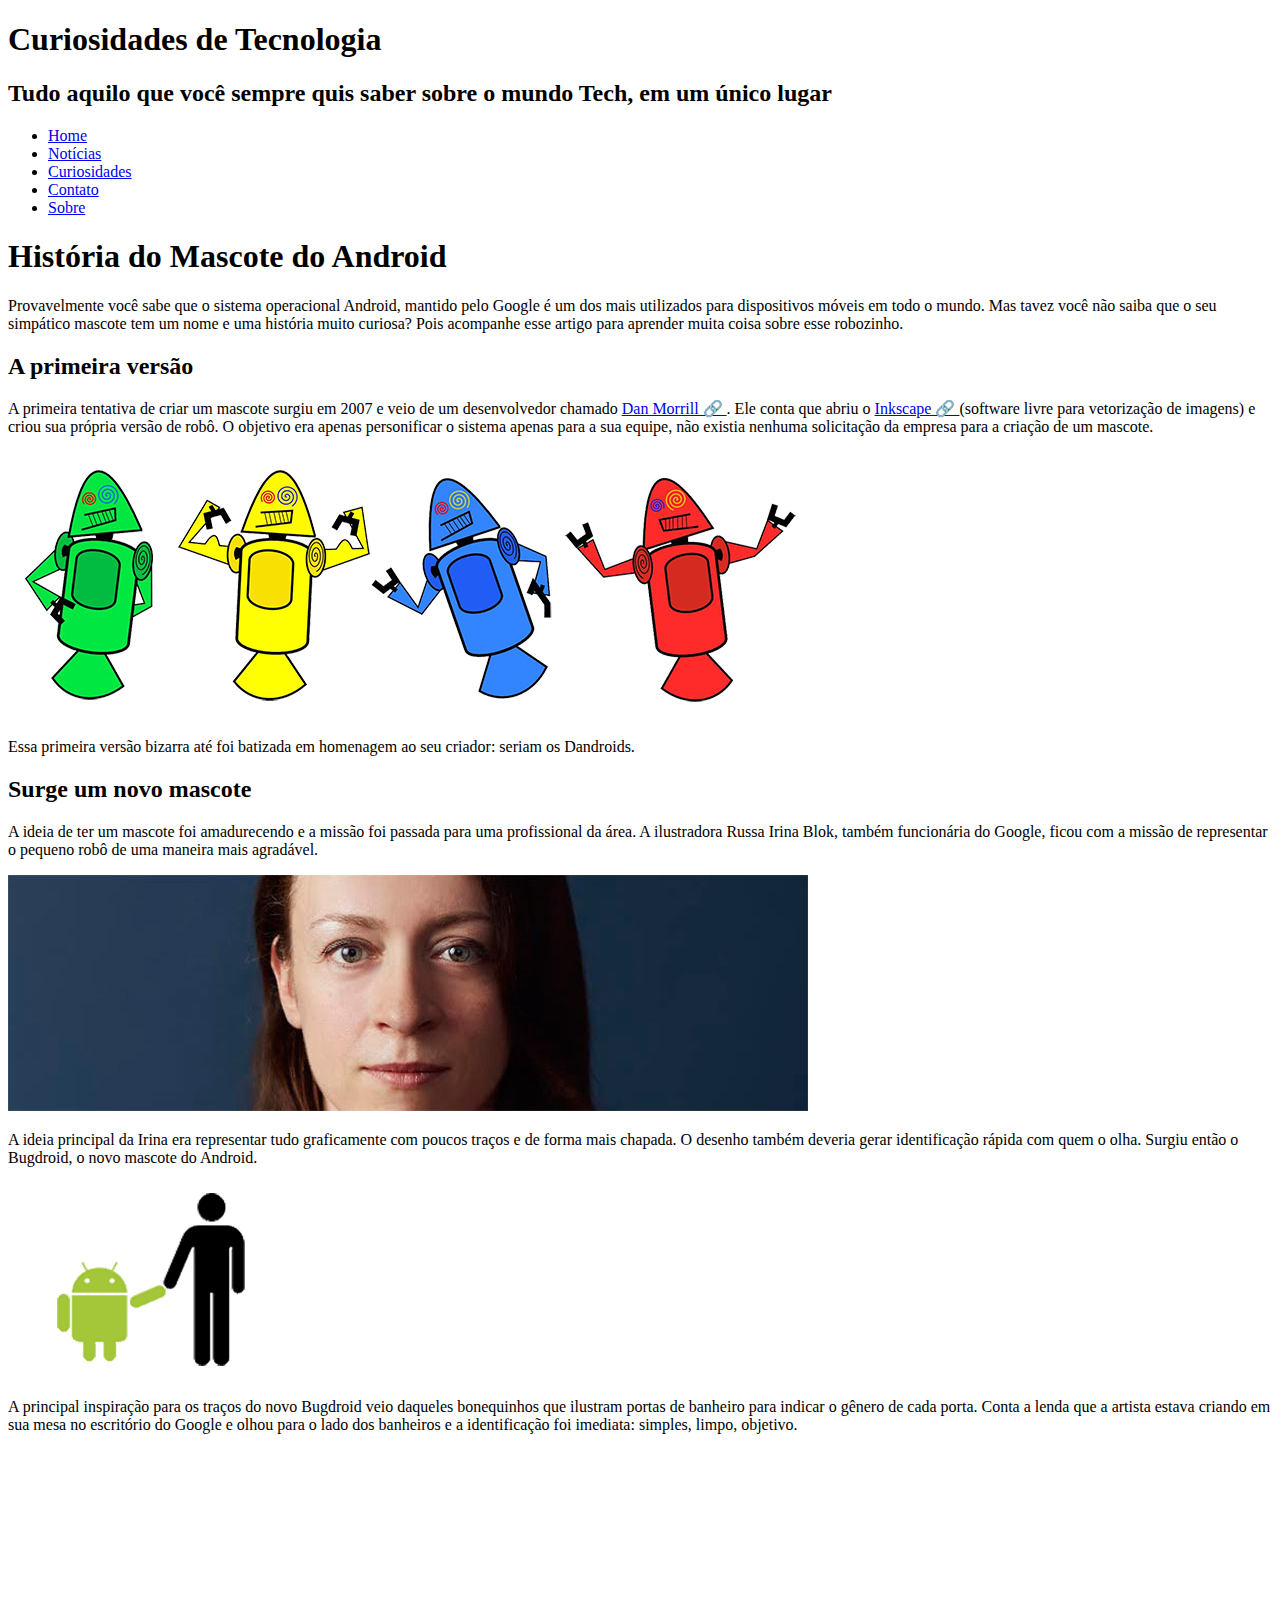
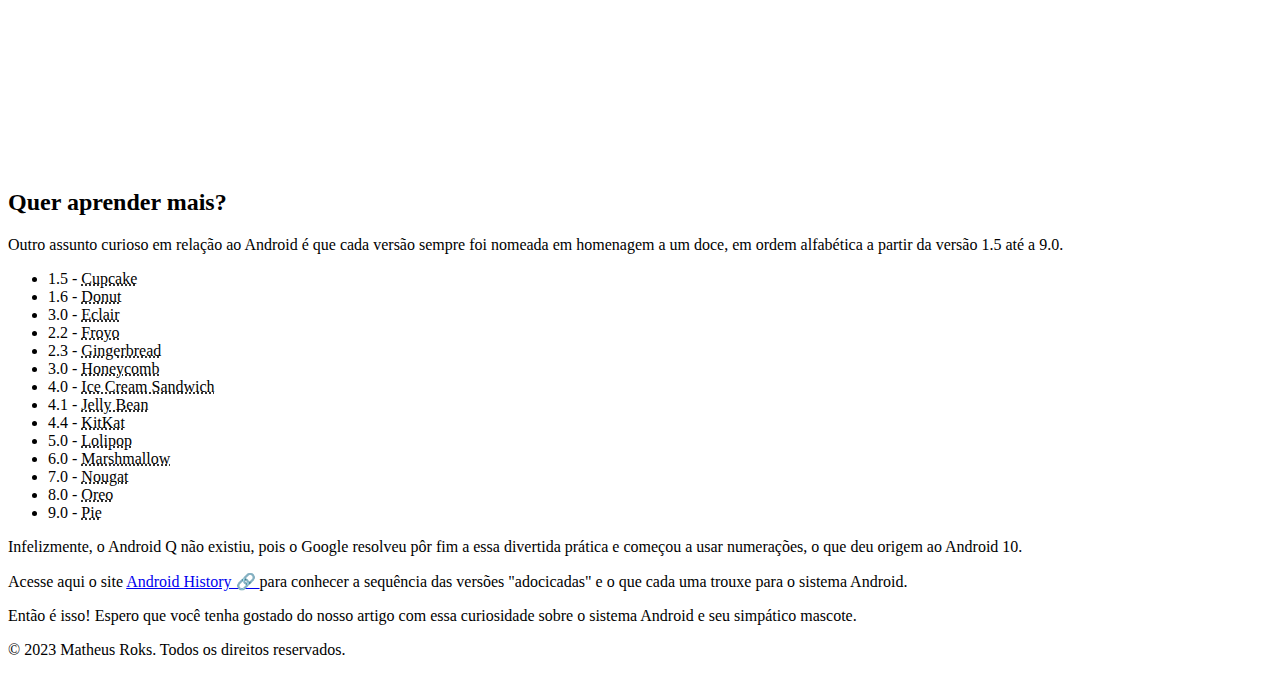
<file: curso_html_guanabara/site_01/index.html>
<!DOCTYPE html>
<html lang="pt-BR">
<head>
    <meta charset="UTF-8">
    <meta name="viewport" content="width=device-width, initial-scale=1.0">
    <title>Como surgiu o mascote do android</title>
    <link rel="stylesheet" href="css/estilo.css">
    <link rel="shortcut icon" href="assets/imagens/favicon.ico" type="image/x-icon">
</head>

<body>
    <!-- no header basicamente temos o nome da página, o "slogan" e nosso menu de navegação. Irei implementar nosso menu, cada aba ali citada irei criar um elemento a mais, ou seja, no original a aba noticias não leva a uma nova aba, mas nesse site irá, assim como na parte de contato e curiosidades. Mas isso apenas depois de já ter estruturado o index e o css desse site. -->
    <header>
        <h1 class="h1-header">
            Curiosidades de Tecnologia
        </h1>
        <h2 class="h2-header">
            Tudo aquilo que você sempre quis saber sobre o mundo Tech, em um único lugar
        </h2>
        <nav class="nav-header">
            <ul>
                <li class="link-header"><a href="index.html" class="a-header">Home</a></li>
                <li class="link-header"><a href="noticias.html" class="a-header">Notícias</a></li>
                <li class="link-header"><a href="curiosidades.html" class="a-header">Curiosidades</a></li>
                <li class="link-header"><a href="contato.html" class="a-header">Contato</a></li>
                <li class="link-header"><a href="sobre.html" class="a-header">Sobre</a></li>
        </nav>
    </header>

    <main>
        <div class="texto-1-main">
            <h1 class="h1-texto-1-main">
                História do Mascote do Android
            </h1>
            <p class="p-texto-1-main">
                Provavelmente você sabe que o sistema operacional Android, mantido pelo Google é um dos mais utilizados para dispositivos móveis em todo o mundo. Mas tavez você não saiba que o seu simpático mascote tem um nome e uma história muito curiosa? Pois acompanhe esse artigo para aprender muita coisa sobre esse robozinho.
            </p>
        </div>
        <div class="texto-2-main">
            <h2 class="h2-texto-2-main">
                A primeira versão
            </h2>
            <p class="p-texto-2-main">
                A primeira tentativa de criar um mascote surgiu em 2007 e veio de um desenvolvedor chamado <a class= "link-a-texto" href="https://androidcommunity.com/dan-morrill-shows-us-the-android-mascot-that-almost-was-20130103/" target="_blank"> Dan Morrill &#128279; </a>. Ele conta que abriu o <a class="link-a-texto" href="https://inkscape.org/pt-br/" target="_blank">Inkscape &#128279; </a> (software livre para vetorização de imagens) e criou sua própria versão de robô. O objetivo era apenas personificar o sistema apenas para a sua equipe, não existia nenhuma solicitação da empresa para a criação de um mascote.
            </p>
        </div>
        <div class="imagem-1-main">
            <picture>
                <source media="(max-width: 800px)" srcset="./assets/imagens/dan-droids-pq.png" type="image/png">
                <img src="./assets/imagens/dan-droids.png" alt="Dan Morrill e seus robôs">
            </picture>
            <p class="p-imagem-1">Essa primeira versão bizarra até foi batizada em homenagem ao seu criador: seriam os Dandroids.</p>
        </div>

        <div class="texto-3-main">
            <h2 class="h2-texto-3-main">
                Surge um novo mascote
            </h2>
            <p class="p-texto-3-main">
                A ideia de ter um mascote foi amadurecendo e a missão foi passada para uma profissional da área. A ilustradora Russa Irina Blok, também funcionária do Google, ficou com a missão de representar o pequeno robô de uma maneira mais agradável.
            </p>
        </div>
        <div class="imagem-2-main">
            <picture>
                <source media="(max-width: 800px)" srcset="./assets/imagens/irina-blok-pq.jpg" type="image/jpg">
                <img src="./assets/imagens/irina-blok.jpg" alt="Irina Blok ">
            </picture>
        </div>
        <div class="texto-3-main">
            <p class="p-texto-3-main">
                A ideia principal da Irina era representar tudo graficamente com poucos traços e de forma mais chapada. O desenho também deveria gerar identificação rápida com quem o olha. Surgiu então o Bugdroid, o novo mascote do Android.
            </p>
        </div>
        <div class="imagem-3-main">
            <img src="assets/imagens/bugdroid.png" alt="bugdroid">
        </div>
        <div class="texto-4-main">
            <p class="p-texto-4-main">
                A principal inspiração para os traços do novo Bugdroid veio daqueles bonequinhos que ilustram portas de banheiro para indicar o gênero de cada porta. Conta a lenda que a artista estava criando em sua mesa no escritório do Google e olhou para o lado dos banheiros e a identificação foi imediata: simples, limpo, objetivo.
            </p>
        </div>
        <div class="video-1-main">
            <iframe width="560" height="315" src="https://www.youtube.com/embed/l2UDgpLz20M?si=y8SZD4HvQmZGw3NO" title="YouTube video player" frameborder="0" allow="accelerometer; autoplay; clipboard-write; encrypted-media; gyroscope; picture-in-picture; web-share" referrerpolicy="strict-origin-when-cross-origin" allowfullscreen></iframe>
        </div>

        <div class="texto-5-main">
            <h2 class="h2-texto-5-main">
                Quer aprender mais?
            </h2>
            <p class="p-texto-5-main">
               Outro assunto curioso em relação ao Android é que cada versão sempre foi nomeada em homenagem a um doce, em ordem alfabética a partir da versão 1.5 até a 9.0.
            </p>
            <ul class="lista-texto-5-main">
                <li class="lista-texto-5-main-item">1.5 - <abbr title="bolinho">Cupcake</abbr></li>
                <li class="lista-texto-5-main-item">1.6 - <abbr title="rosquinha">Donut</abbr></li>
                <li class="lista-texto-5-main-item">3.0 - <abbr title="bomba">Eclair</abbr></li>
                <li lass="lista-texto-5-main-item">2.2 - <abbr title="froyo">Froyo</abbr></li>
                <li class="lista-texto-5-main-item">2.3 - <abbr title="biscoito de gengibre">Gingerbread</abbr></li>
                <li class="lista-texto-5-main-item">3.0 - <abbr title=" favo de mel">Honeycomb</abbr></li>
                <li class="lista-texto-5-main-item">4.0 - <abbr title="sanduiche de sorvete">Ice Cream Sandwich</abbr></li>
                <li class="lista-texto-5-main-item">4.1 - <abbr title="jujuba">Jelly Bean</abbr></li>
                <li class="lista-texto-5-main-item">4.4 - <abbr title="kitkat">KitKat</abbr></li>
                <li class="lista-texto-5-main-item">5.0 - <abbr title="pirulito">Lolipop</li>
                <li class="lista-texto-5-main-item">6.0 - <abbr title="Marshmallow">Marshmallow</li>
                <li class="lista-texto-5-main-item">7.0 - <abbr title="nougat">Nougat</li>
                <li class="lista-texto-5-main-item">8.0 - <abbr title="Oreo">Oreo</li>
                <li class="lista-texto-5-main-item">9.0 - <abbr title="torta">Pie</li>
            </ul>
            <div class="texto-6-main">
                <p class="p1-texto-6-main">Infelizmente, o Android Q não existiu, pois o Google resolveu pôr fim a essa divertida prática e começou a usar numerações, o que deu origem ao Android 10.</p>
                <p class="p1-texto-6-main">Acesse aqui o site <a class="link-a-texto" href="https://www.android.com/intl/pt_br/what-is-android/" target="_blank">Android History &#x1F517; </a> para conhecer a sequência das versões "adocicadas" e o que cada uma trouxe para o sistema Android.</p>
            </div>
        </div>



        <div class="texto-7-main">
            <p class="p-texto-7-main">Então é isso! Espero que você tenha gostado do nosso artigo com essa curiosidade sobre o sistema Android e seu simpático mascote.</p>
        </div>
    </main>

    <footer class="footer">
        <p class="p-footer">&#169; 2023 Matheus Roks. Todos os direitos reservados.</p>
    </footer>
</body>
</html>
</file>
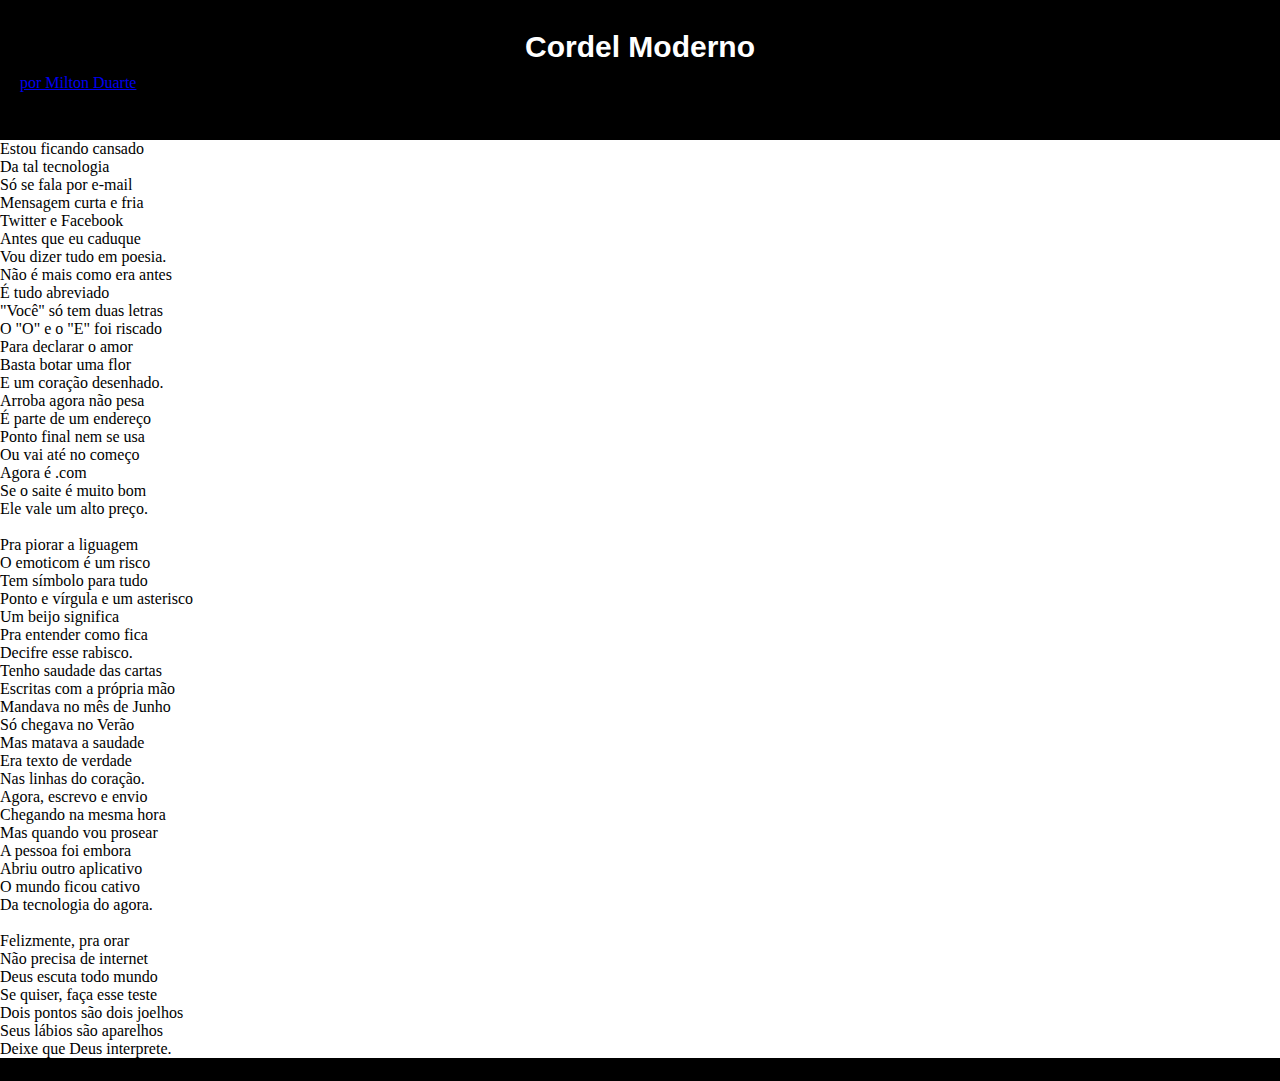
<file: curso_html_guanabara/site_02/index.html>
<!DOCTYPE html>
<html lang="pt-br">
<head>
    <meta charset="UTF-8">
    <meta name="viewport" content="width=device-width, initial-scale=1.0">
    <title>cordel moderno</title>
    <link rel="stylesheet" href="./css/style.css">
    <link rel="shortcut icon" href="assets/imagens/favicon.ico" type="image/x-icon">
</head>
<body>
    <header>
        <h1 class="h1" id="h1-header">Cordel Moderno</h1>
        <a href="https://www.recantodasletras.com.br/poesias/3186743" class="link" id="link-header" target="_blank">por Milton Duarte</a>
    </header>
    <main>
        <section class="section">
            <p class="p">Estou ficando cansado<br>
                Da tal tecnologia<br>
                Só se fala por e-mail<br>
                Mensagem curta e fria<br>
                Twitter e Facebook<br>
                Antes que eu caduque<br>
                Vou dizer tudo em poesia.
            </p>
        </section>
        <section class="section" id="section-main-2">
            <p class="p">
                Não é mais como era antes<br>
                É tudo abreviado<br>
                "Você" só tem duas letras<br>
                O "O" e o "E" foi riscado<br>
                Para declarar o amor<br>
                Basta botar uma flor<br>
                E um coração desenhado.<br>
            </p>
        </section>
        <section class="section">
            <p class="p">
                Arroba agora não pesa<br>
                É parte de um endereço<br>
                Ponto final nem se usa<br>
                Ou vai até no começo<br>
                Agora é .com<br>
                Se o saite é muito bom<br>
                Ele vale um alto preço.<br>
                <br>
                Pra piorar a liguagem<br>
                O emoticom é um risco<br>
                Tem símbolo para tudo<br>
                Ponto e vírgula e um asterisco<br>
                Um beijo significa<br>
                Pra entender como fica<br>
                Decifre esse rabisco.<br>
            </p>
        </section>
        <section class="section" id="section-main-3">
            <p class="p">
                Tenho saudade das cartas<br>
                Escritas com a própria mão<br>
                Mandava no mês de Junho<br>
                Só chegava no Verão<br>
                Mas matava a saudade<br>
                Era texto de verdade<br>
                Nas linhas do coração.<br>
            </p>
        </section>
        <section class="section">
            <p class="p">
                Agora, escrevo e envio<br>
                Chegando na mesma hora<br>
                Mas quando vou prosear<br>
                A pessoa foi embora<br>
                Abriu outro aplicativo<br>
                O mundo ficou cativo<br>
                Da tecnologia do agora.<br>
                <br>
                Felizmente, pra orar<br>
                Não precisa de internet<br>
                Deus escuta todo mundo<br>
                Se quiser, faça esse teste<br>
                Dois pontos são dois joelhos<br>
                Seus lábios são aparelhos<br>
                Deixe que Deus interprete.<br>
            </p>
        </section>
    </main>
    <footer class="footer"> 
        <p class="p-footer">&#169; 2023 Matheus Roks. Todos os direitos reservados.</p>
    </footer>
    
</body>
</html>
</file>
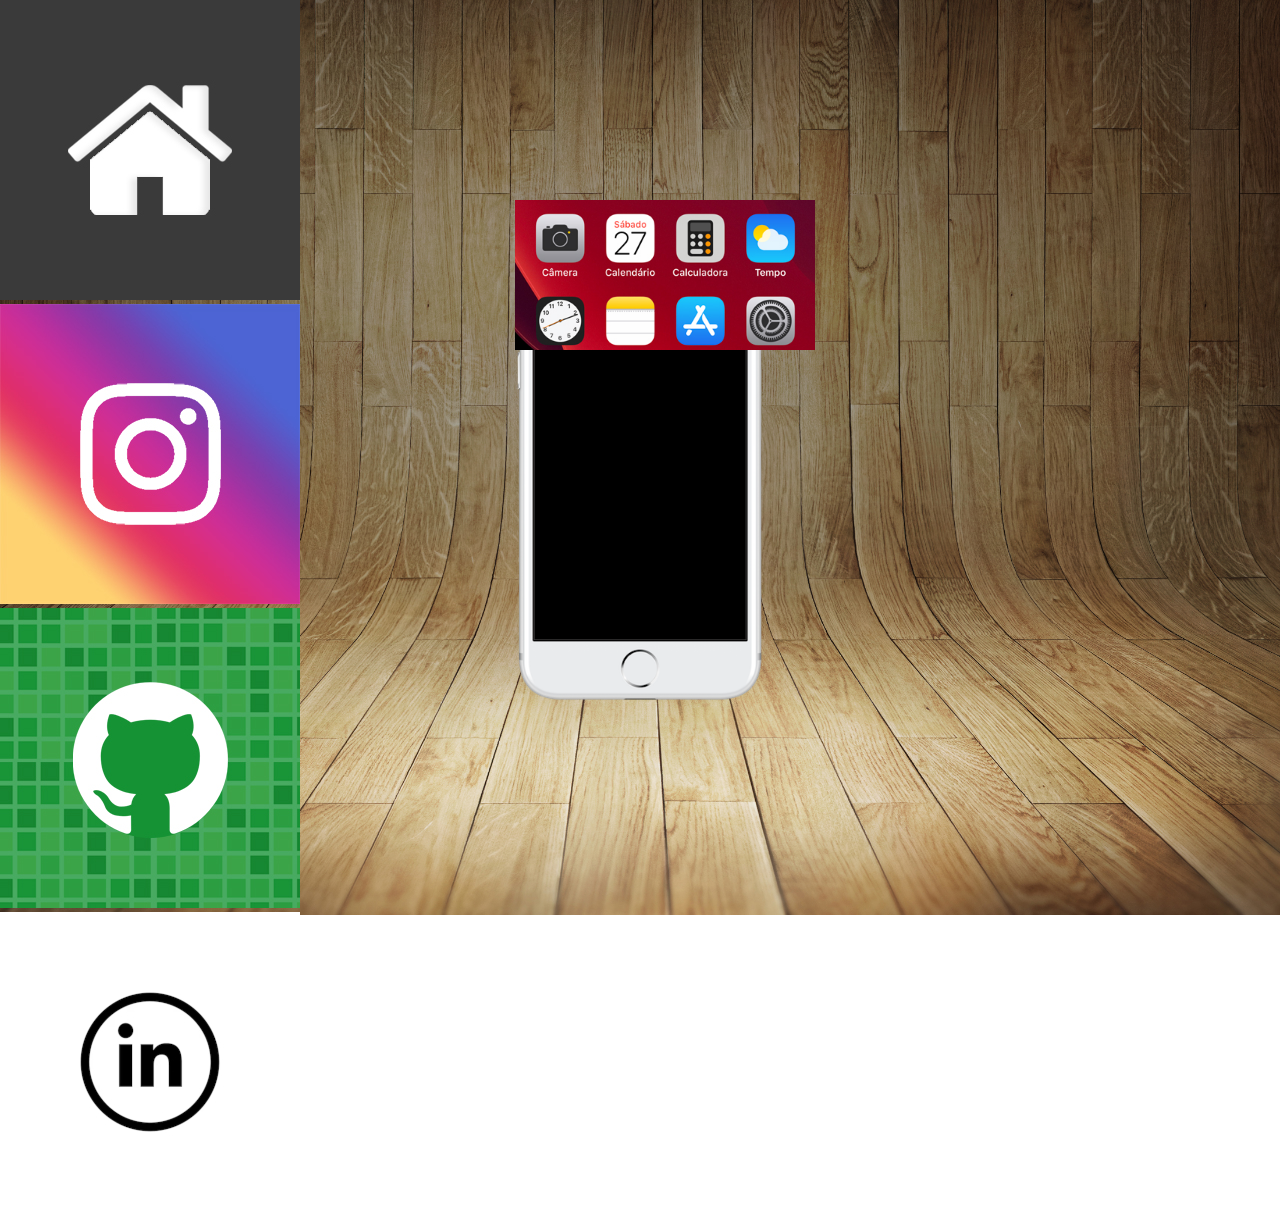
<file: curso_html_guanabara/site_03/index.html>
<!DOCTYPE html>
<html lang="pt-br">
<head>
    <meta charset="UTF-8">
    <meta name="viewport" content="width=device-width, initial-scale=1.0">
    <title>Repostirório de redes</title>
    <link rel="shortcut icon" href="./assets/image/favicon.ico" type="image/x-icon">
    <link rel="stylesheet" href="assets/css/style.css">
</head>
<body>
    <main>
        <section class="celular">
            <iframe src="home.html" frameborder="0" name="tela" class="tela"></iframe>
        </section>
        <section class="redes">
            <a href="home.html" target="tela"><img src="assets/image/logo-home.jpg" alt="Home"></a><br>
            <a href="instagram.html" target="tela"><img src="assets/image/logo-instagram.jpg" alt="Instagram"></a><br>
            <a href="github.html" target="tela"><img src="assets/image/logo-github.jpg" alt="Github"></a><br>
            <a href="linkedin.html" target="tela"><img src="assets/image/logo-linkedin.jpg" alt="Linkedin"></a>
        </section>
    </main>
    
</body>
</html>
</file>
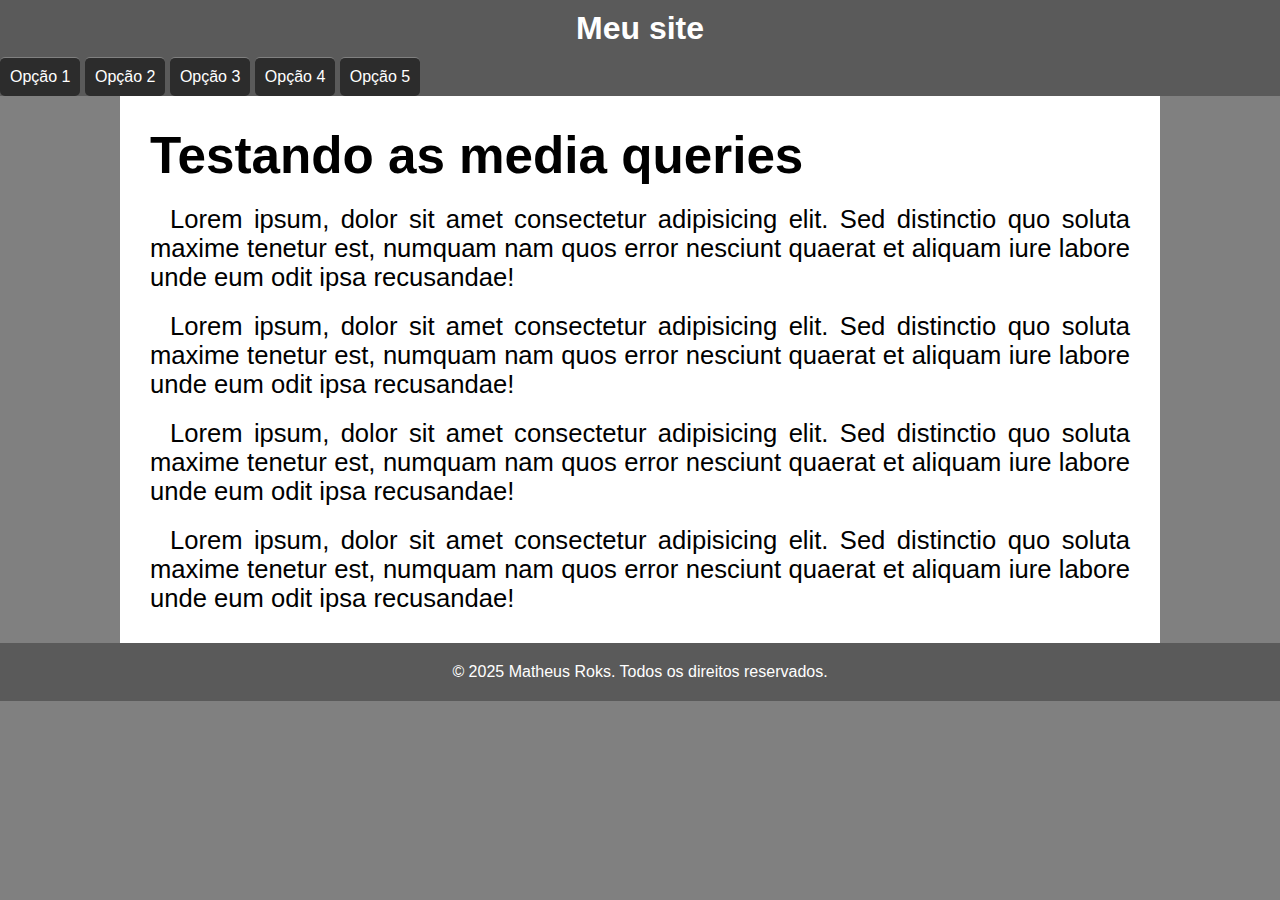
<file: curso_html_guanabara/site_04/index.html>
<!DOCTYPE html>
<html lang="pt-br">
<head>
    <meta charset="UTF-8">
    <meta name="viewport" content="width=device-width, initial-scale=1.0">
    <title>Site responsivo</title>
    <link rel="shortcut icon" href="assets/image/favicon.ico" type="image/x-icon">
    <link rel="stylesheet" href="assets/css/all.css">
    <link rel="stylesheet" href="assets/css/especificos.css">
    <link href="https://fonts.googleapis.com/icon?family=Material+Icons" rel="stylesheet">
</head>
<body>
    <header>
        <h1 class="h1_header" onclick="clickMenu()">Meu site</h1>
        <i id="icone" class="material-icons">menu</i>
        <nav>
            <ul class="menu">
                <li><a href="#">Opção 1</a></li>
                <li><a href="#">Opção 2</a></li>
                <li><a href="#">Opção 3</a></li>
                <li><a href="#">Opção 4</a></li>
                <li><a href="#">Opção 5</a></li>
            </ul>
        </nav>
    </header>
    <main>
        <h1 class="h1_main">Testando as media queries</h1>
        <p class="p_main">Lorem ipsum, dolor sit amet consectetur adipisicing elit. Sed distinctio quo soluta maxime tenetur est, numquam nam quos error nesciunt quaerat et aliquam iure labore unde eum odit ipsa recusandae!</p>
        <p class="p_main">Lorem ipsum, dolor sit amet consectetur adipisicing elit. Sed distinctio quo soluta maxime tenetur est, numquam nam quos error nesciunt quaerat et aliquam iure labore unde eum odit ipsa recusandae!</p>
        <p class="p_main">Lorem ipsum, dolor sit amet consectetur adipisicing elit. Sed distinctio quo soluta maxime tenetur est, numquam nam quos error nesciunt quaerat et aliquam iure labore unde eum odit ipsa recusandae!</p>
        <p class="p_main">Lorem ipsum, dolor sit amet consectetur adipisicing elit. Sed distinctio quo soluta maxime tenetur est, numquam nam quos error nesciunt quaerat et aliquam iure labore unde eum odit ipsa recusandae!</p>
    </main>
    <footer>&#169; 2025 Matheus Roks. Todos os direitos reservados.</footer>

</body>
</html>
</file>
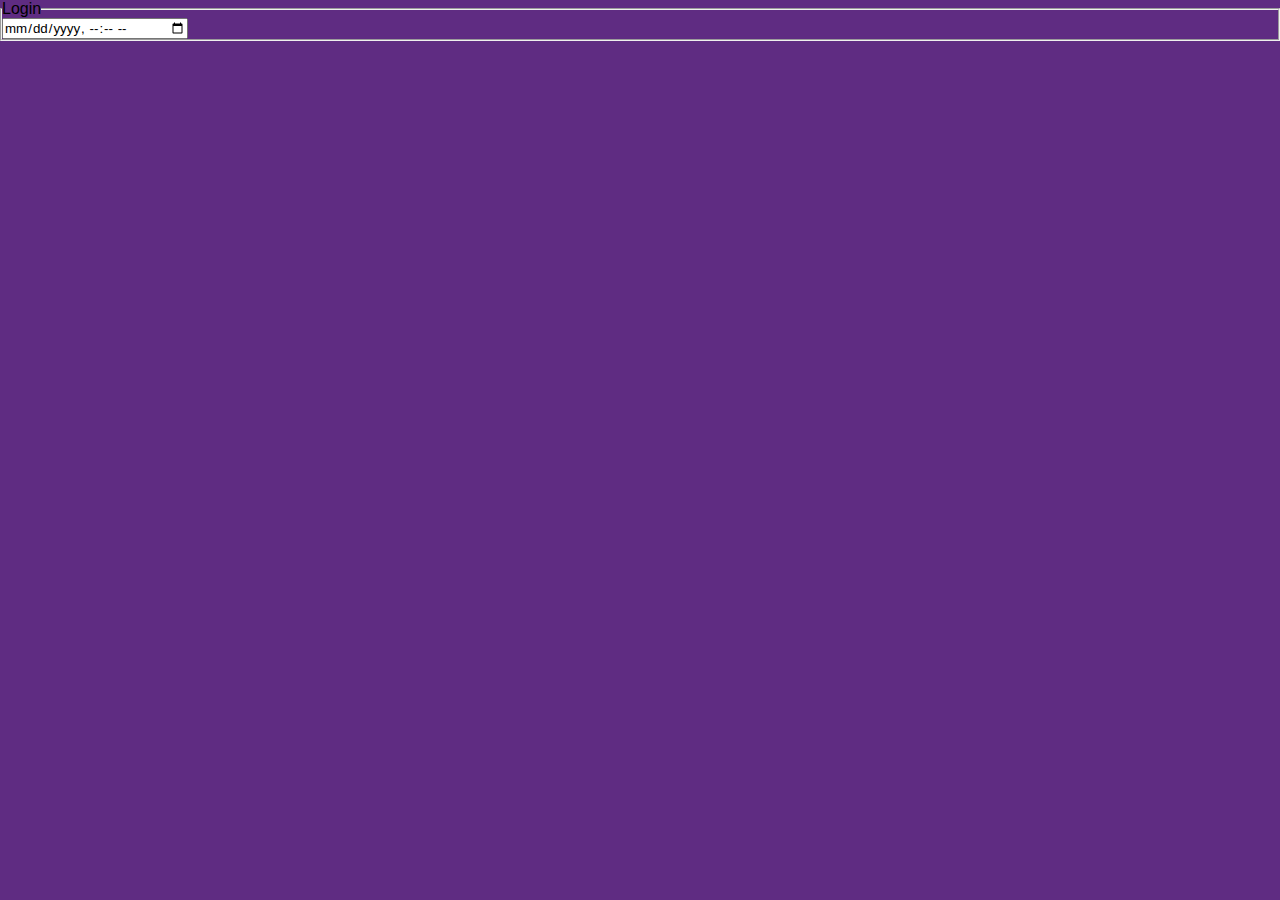
<file: curso_html_guanabara/site_05/index.html>
<!DOCTYPE html>
<html lang="pt-br">
<head>
    <meta charset="UTF-8">
    <meta name="viewport" content="width=device-width, initial-scale=1.0">
    <title>Login</title>
    <link rel="stylesheet" href="assets/css/mobile_first.css">
    <link rel="stylesheet" href="assets/css/others.css">
    <link rel="shortcut icon" href="assets/image/favicon.ico" type="image/x-icon">
</head>
<body>
    <main>
        <form action="php.php">
            <fieldset>
                <legend>Login</legend>
                <label for="iemail">Email: </label>
                <input type="datetime-local" name="email" id="iemail" required placeholder="Digite seu email" autocomplete="on">
            </fieldset>
        </form>

    </main>
    
</body>
</html>
</file>
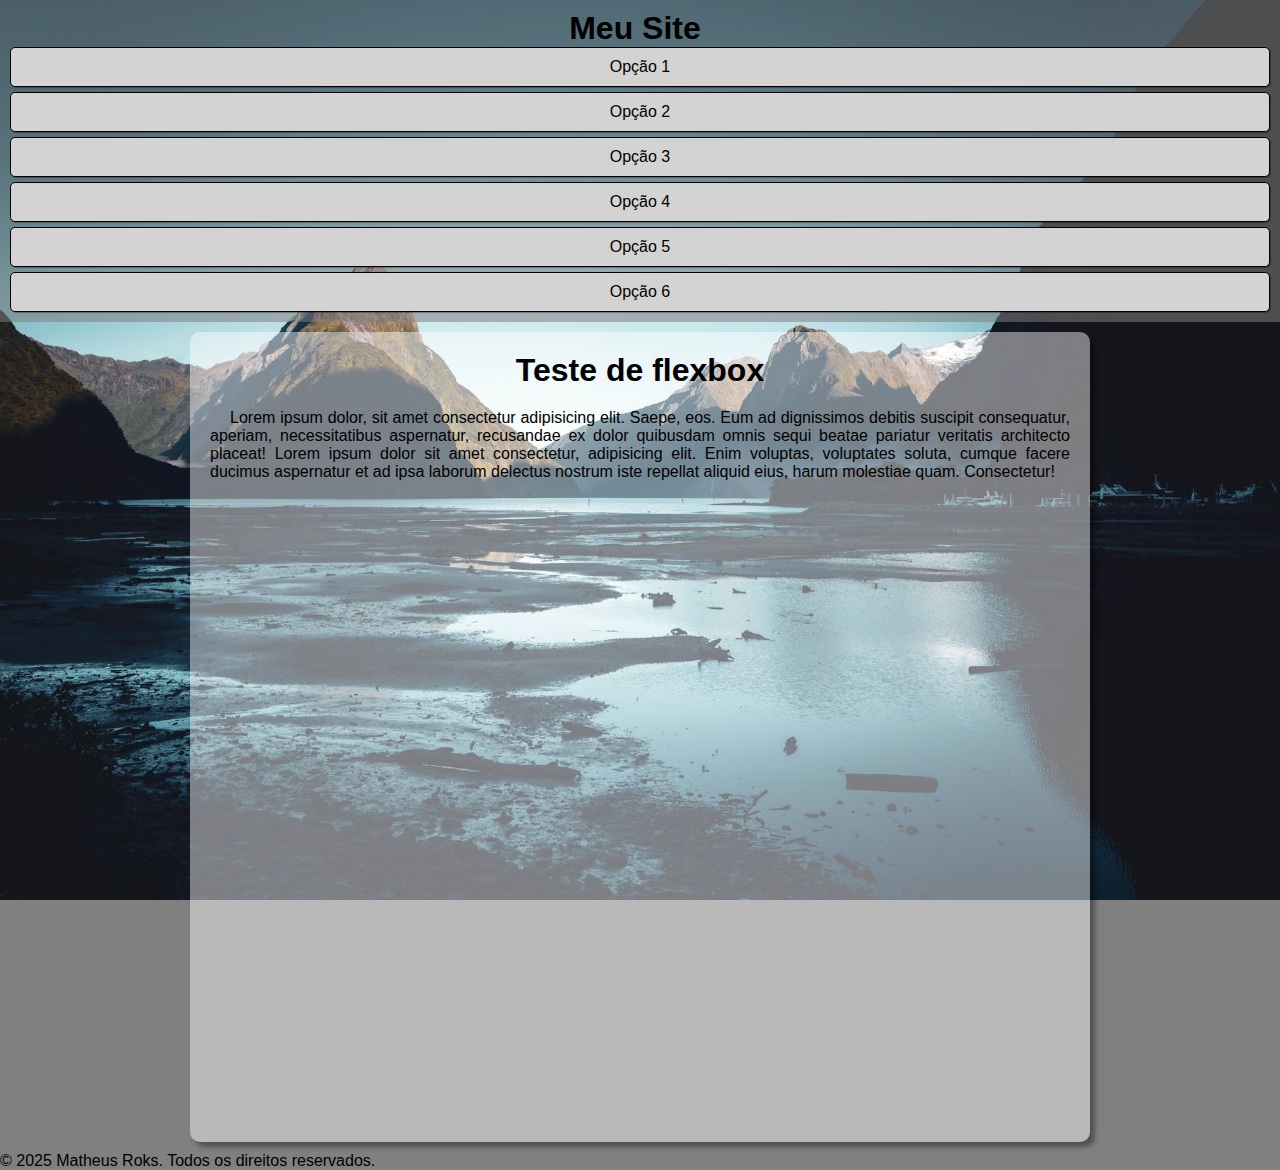
<file: curso_html_guanabara/site_06/index.html>
<!DOCTYPE html>
<html lang="pt-br">
<head>
    <meta charset="UTF-8">
    <meta name="viewport" content="width=device-width, initial-scale=1.0">
    <title>Usando flexbox</title>
    <link rel="shortcut icon" href="assets/image/favicon.ico" type="image/x-icon">
    <link rel="stylesheet" href="assets/css/style.css">
</head>
<body>
    <header>
        <!-- div destinada ao container -->
        <div class="container">
            <!-- h1 o primeiro filho -->
            <h1 class="h1-item">Meu Site</h1>
            <!-- ul como container também, para que a responsividade seja mais fácil -->
            <ul class="ul-container">
                <!-- itens com class pois são filhos, assim fica mais fácil de configurar -->
                <l1 class="li-item">Opção 1</l1>
                <l1 class="li-item">Opção 2</l1>
                <l1 class="li-item">Opção 3</l1>
                <l1 class="li-item">Opção 4</l1>
                <l1 class="li-item">Opção 5</l1>
                <l1 class="li-item">Opção 6</l1>
            </ul>
        </div>
    </header>

    <main>
        <!-- section criada apenas com a intenção de facilitar a configuração das css -->
        <section class="section-container">
            <!-- h1 genérico, apenas a título de conteúdo -->
            <h1 class="h1-main">Teste de flexbox</h1>
            <!-- parágrafo criado apenas com a intenção de trazer volume ao site -->
            <p class="p-main">Lorem ipsum dolor, sit amet consectetur adipisicing elit. Saepe, eos. Eum ad dignissimos debitis suscipit consequatur, aperiam, necessitatibus aspernatur, recusandae ex dolor quibusdam omnis sequi beatae pariatur veritatis architecto placeat! Lorem ipsum dolor sit amet consectetur, adipisicing elit. Enim voluptas, voluptates soluta, cumque facere ducimus aspernatur et ad ipsa laborum delectus nostrum iste repellat aliquid eius, harum molestiae quam. Consectetur!</p>
        </section>
    </main>

    <footer>
        <p>&#169; 2025 Matheus Roks. Todos os direitos reservados.</p>
    </footer>
    
</body>
</html>
</file>
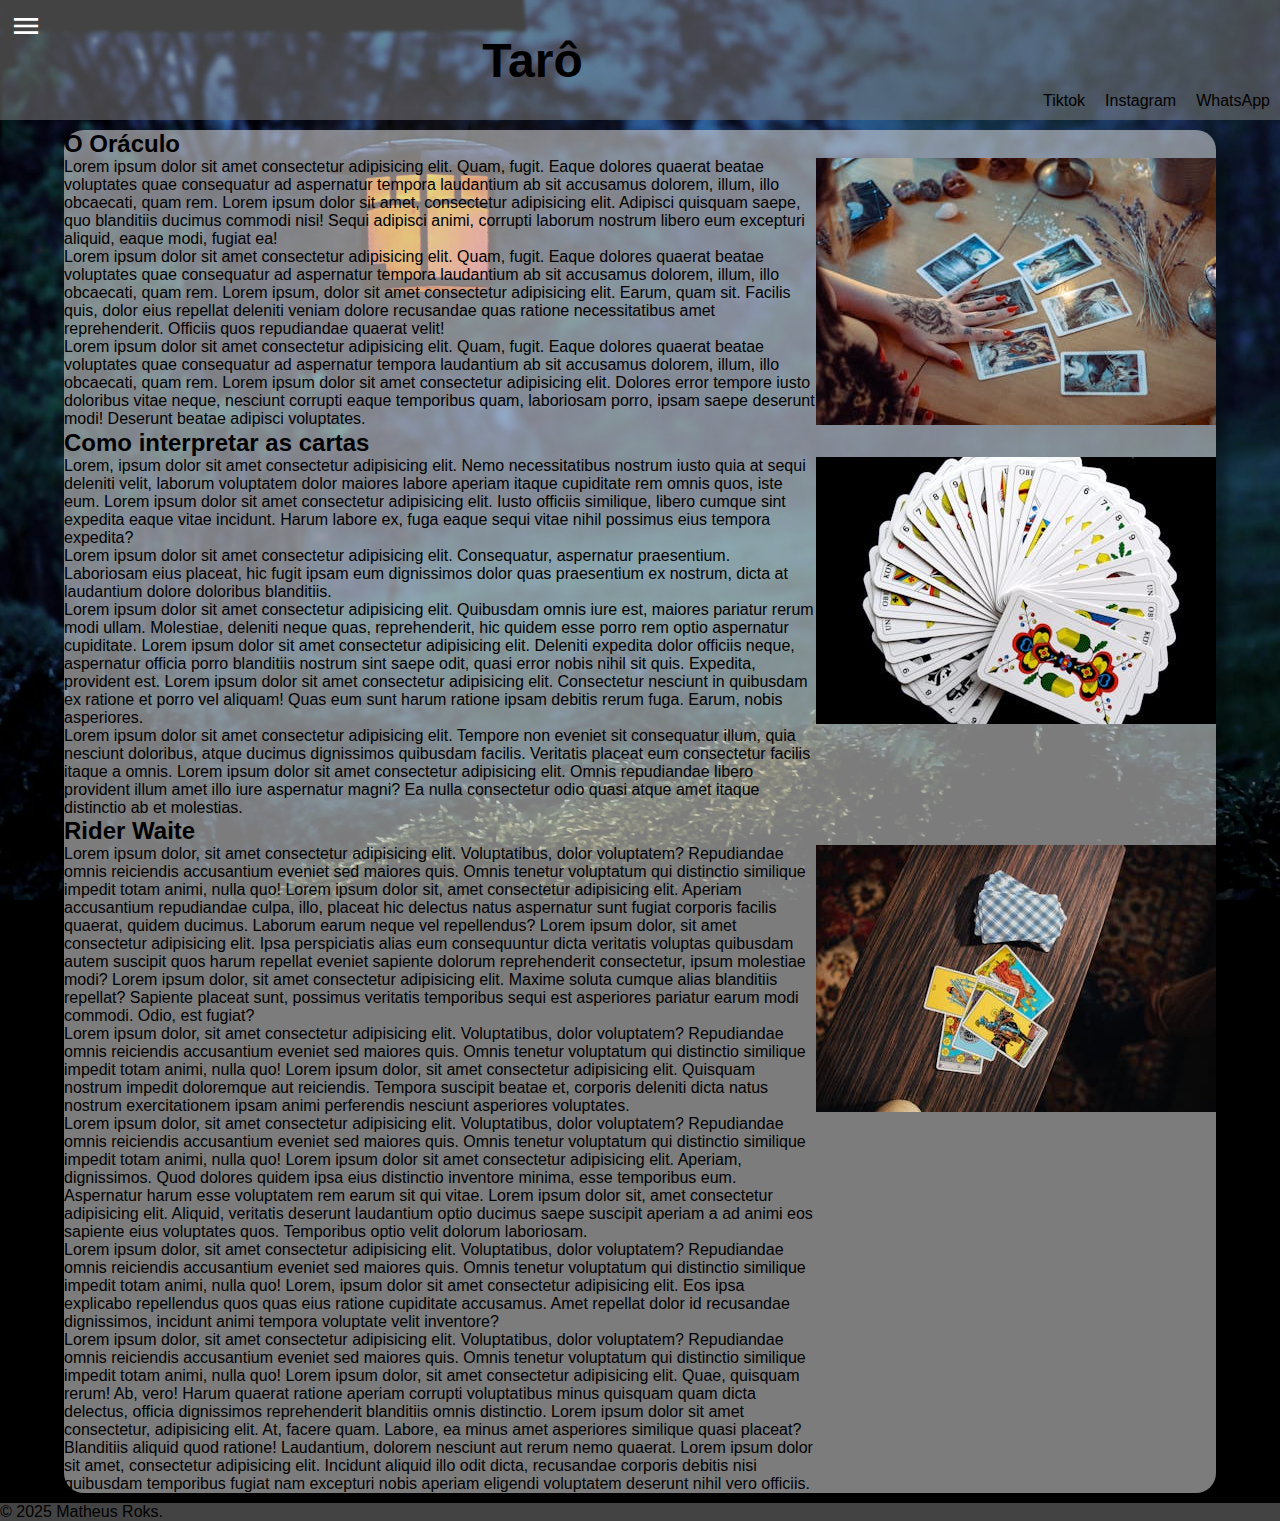
<file: curso_html_guanabara/site_07/index.html>
<!DOCTYPE html>
<html lang="pt-br">
<head>
    <meta charset="UTF-8">
    <meta name="viewport" content="width=device-width, initial-scale=1.0">
    <link rel="shortcut icon" href="assets/image/favicon.ico" type="image/x-icon">
    <link href="https://fonts.googleapis.com/icon?family=Material+Icons" rel="stylesheet">
    <link rel="stylesheet" href="assets/css/style.css">
    <title>O tarô</title>
</head>
<body>
    <header>
        <div class="menu-container">
                <div>
                    <i id="icone" class="material-icons">menu</i>
                    <nav id="itens">
                        <ul id="ul-container" class="menu">
                            <li><a href="#">Opção 1</a></li>
                            <li><a href="#">Opção 2</a></li>
                            <li><a href="#">Opção 3</a></li>
                            <li><a href="#">Opção 4</a></li>
                            <li><a href="#">Opção 5</a></li>
                        </ul>
                    </nav>
                </div>

            <div class="header-container">
                <h1 class="h1-header">Tarô</h1>
            </div>
            <div class="redes-container">
                <ul class="ul-redes-container">
                    <li class="li-redes">Tiktok</li>
                    <li class="li-redes">Instagram</li>
                    <li class="li-redes">WhatsApp</li>
                </ul>
            </div>
        </div>
    </header>
    <main>
        <div class="div-01-main">
            <h2 class="h2-01-main">O Oráculo</h2>
            <section class="section-01-main">
                <div class="texto-01-main">
                    <p class="p-main">Lorem ipsum dolor sit amet consectetur adipisicing elit. Quam, fugit. Eaque dolores quaerat beatae voluptates quae consequatur ad aspernatur tempora laudantium ab sit accusamus dolorem, illum, illo obcaecati, quam rem. Lorem ipsum dolor sit amet, consectetur adipisicing elit. Adipisci quisquam saepe, quo blanditiis ducimus commodi nisi! Sequi adipisci animi, corrupti laborum nostrum libero eum excepturi aliquid, eaque modi, fugiat ea!</p>
                    <p class="p-main">Lorem ipsum dolor sit amet consectetur adipisicing elit. Quam, fugit. Eaque dolores quaerat beatae voluptates quae consequatur ad aspernatur tempora laudantium ab sit accusamus dolorem, illum, illo obcaecati, quam rem. Lorem ipsum, dolor sit amet consectetur adipisicing elit. Earum, quam sit. Facilis quis, dolor eius repellat deleniti veniam dolore recusandae quas ratione necessitatibus amet reprehenderit. Officiis quos repudiandae quaerat velit!</p>
                    <p class="p-main">Lorem ipsum dolor sit amet consectetur adipisicing elit. Quam, fugit. Eaque dolores quaerat beatae voluptates quae consequatur ad aspernatur tempora laudantium ab sit accusamus dolorem, illum, illo obcaecati, quam rem. Lorem ipsum dolor sit amet consectetur adipisicing elit. Dolores error tempore iusto doloribus vitae neque, nesciunt corrupti eaque temporibus quam, laboriosam porro, ipsam saepe deserunt modi! Deserunt beatae adipisci voluptates.</p>
                </div>
                <div class="imagem-01-main">
                    <img class="img-01" src="assets/image/redimencionado.jpg" alt="taro-imagem-01">
                </div>
            </section>
        </div>
        <div class="div-02-main">
            <h2 class="h2-02-main">Como interpretar as cartas</h2>
            <section class="section-02-main">
                <div class="texto-02-main">
                    <p class="p-main">Lorem, ipsum dolor sit amet consectetur adipisicing elit. Nemo necessitatibus nostrum iusto quia at sequi deleniti velit, laborum voluptatem dolor maiores labore aperiam itaque cupiditate rem omnis quos, iste eum. Lorem ipsum dolor sit amet consectetur adipisicing elit. Iusto officiis similique, libero cumque sint expedita eaque vitae incidunt. Harum labore ex, fuga eaque sequi vitae nihil possimus eius tempora expedita?</p>
                    <p class="p-main">Lorem ipsum dolor sit amet consectetur adipisicing elit. Consequatur, aspernatur praesentium. Laboriosam eius placeat, hic fugit ipsam eum dignissimos dolor quas praesentium ex nostrum, dicta at laudantium dolore doloribus blanditiis.</p>
                    <p class="p-main">Lorem ipsum dolor sit amet consectetur adipisicing elit. Quibusdam omnis iure est, maiores pariatur rerum modi ullam. Molestiae, deleniti neque quas, reprehenderit, hic quidem esse porro rem optio aspernatur cupiditate. Lorem ipsum dolor sit amet consectetur adipisicing elit. Deleniti expedita dolor officiis neque, aspernatur officia porro blanditiis nostrum sint saepe odit, quasi error nobis nihil sit quis. Expedita, provident est. Lorem ipsum dolor sit amet consectetur adipisicing elit. Consectetur nesciunt in quibusdam ex ratione et porro vel aliquam! Quas eum sunt harum ratione ipsam debitis rerum fuga. Earum, nobis asperiores.</p>
                    <p class="p-main">Lorem ipsum dolor sit amet consectetur adipisicing elit. Tempore non eveniet sit consequatur illum, quia nesciunt doloribus, atque ducimus dignissimos quibusdam facilis. Veritatis placeat eum consectetur facilis itaque a omnis. Lorem ipsum dolor sit amet consectetur adipisicing elit. Omnis repudiandae libero provident illum amet illo iure aspernatur magni? Ea nulla consectetur odio quasi atque amet itaque distinctio ab et molestias.</p>
                </div>
                <div class="imagem-02-main">
                    <img class="img-02" src="assets/image/taro-400px.jpg" alt="imagem-02-main">
                </div>
            </section>
        </div>
        <div class="div-03-main">
            <h2 class="h2-03-main">Rider Waite</h2>
            <section class="section-03-main">
                <div class="texto-03-main">
                    <p class="p-main">Lorem ipsum dolor, sit amet consectetur adipisicing elit. Voluptatibus, dolor voluptatem? Repudiandae omnis reiciendis accusantium eveniet sed maiores quis. Omnis tenetur voluptatum qui distinctio similique impedit totam animi, nulla quo! Lorem ipsum dolor sit, amet consectetur adipisicing elit. Aperiam accusantium repudiandae culpa, illo, placeat hic delectus natus aspernatur sunt fugiat corporis facilis quaerat, quidem ducimus. Laborum earum neque vel repellendus? Lorem ipsum dolor, sit amet consectetur adipisicing elit. Ipsa perspiciatis alias eum consequuntur dicta veritatis voluptas quibusdam autem suscipit quos harum repellat eveniet sapiente dolorum reprehenderit consectetur, ipsum molestiae modi? Lorem ipsum dolor, sit amet consectetur adipisicing elit. Maxime soluta cumque alias blanditiis repellat? Sapiente placeat sunt, possimus veritatis temporibus sequi est asperiores pariatur earum modi commodi. Odio, est fugiat?</p>
                    <p class="p-main">Lorem ipsum dolor, sit amet consectetur adipisicing elit. Voluptatibus, dolor voluptatem? Repudiandae omnis reiciendis accusantium eveniet sed maiores quis. Omnis tenetur voluptatum qui distinctio similique impedit totam animi, nulla quo! Lorem ipsum dolor, sit amet consectetur adipisicing elit. Quisquam nostrum impedit doloremque aut reiciendis. Tempora suscipit beatae et, corporis deleniti dicta natus nostrum exercitationem ipsam animi perferendis nesciunt asperiores voluptates.</p>
                    <p class="p-main">Lorem ipsum dolor, sit amet consectetur adipisicing elit. Voluptatibus, dolor voluptatem? Repudiandae omnis reiciendis accusantium eveniet sed maiores quis. Omnis tenetur voluptatum qui distinctio similique impedit totam animi, nulla quo! Lorem ipsum dolor sit amet consectetur adipisicing elit. Aperiam, dignissimos. Quod dolores quidem ipsa eius distinctio inventore minima, esse temporibus eum. Aspernatur harum esse voluptatem rem earum sit qui vitae. Lorem ipsum dolor sit, amet consectetur adipisicing elit. Aliquid, veritatis deserunt laudantium optio ducimus saepe suscipit aperiam a ad animi eos sapiente eius voluptates quos. Temporibus optio velit dolorum laboriosam.</p>
                    <p class="p-main">Lorem ipsum dolor, sit amet consectetur adipisicing elit. Voluptatibus, dolor voluptatem? Repudiandae omnis reiciendis accusantium eveniet sed maiores quis. Omnis tenetur voluptatum qui distinctio similique impedit totam animi, nulla quo! Lorem, ipsum dolor sit amet consectetur adipisicing elit. Eos ipsa explicabo repellendus quos quas eius ratione cupiditate accusamus. Amet repellat dolor id recusandae dignissimos, incidunt animi tempora voluptate velit inventore?</p>
                    <p class="p-main">Lorem ipsum dolor, sit amet consectetur adipisicing elit. Voluptatibus, dolor voluptatem? Repudiandae omnis reiciendis accusantium eveniet sed maiores quis. Omnis tenetur voluptatum qui distinctio similique impedit totam animi, nulla quo! Lorem ipsum dolor, sit amet consectetur adipisicing elit. Quae, quisquam rerum! Ab, vero! Harum quaerat ratione aperiam corrupti voluptatibus minus quisquam quam dicta delectus, officia dignissimos reprehenderit blanditiis omnis distinctio. Lorem ipsum dolor sit amet consectetur, adipisicing elit. At, facere quam. Labore, ea minus amet asperiores similique quasi placeat? Blanditiis aliquid quod ratione! Laudantium, dolorem nesciunt aut rerum nemo quaerat. Lorem ipsum dolor sit amet, consectetur adipisicing elit. Incidunt aliquid illo odit dicta, recusandae corporis debitis nisi quibusdam temporibus fugiat nam excepturi nobis aperiam eligendi voluptatem deserunt nihil vero officiis.</p>
                </div>
                <div class="imagem-03-main">
                    <img class="img-03" src="assets/image/rider-400.jpg" alt="lua">
                </div>
            </section>
        </div>
    </main>
    <footer>
        <div class="footer">
            <p class="p-footer">&#169; 2025 Matheus Roks.</p>
        </div>
    </footer>
    <script>
        const menuItens = document.getElementById('itens');
        const menuIcone = document.getElementById('icone');
        menuIcone.addEventListener('click', function() {
            menuItens.classList.toggle('menu-aberto');
        });
    </script>
</body>
</html>
</file>
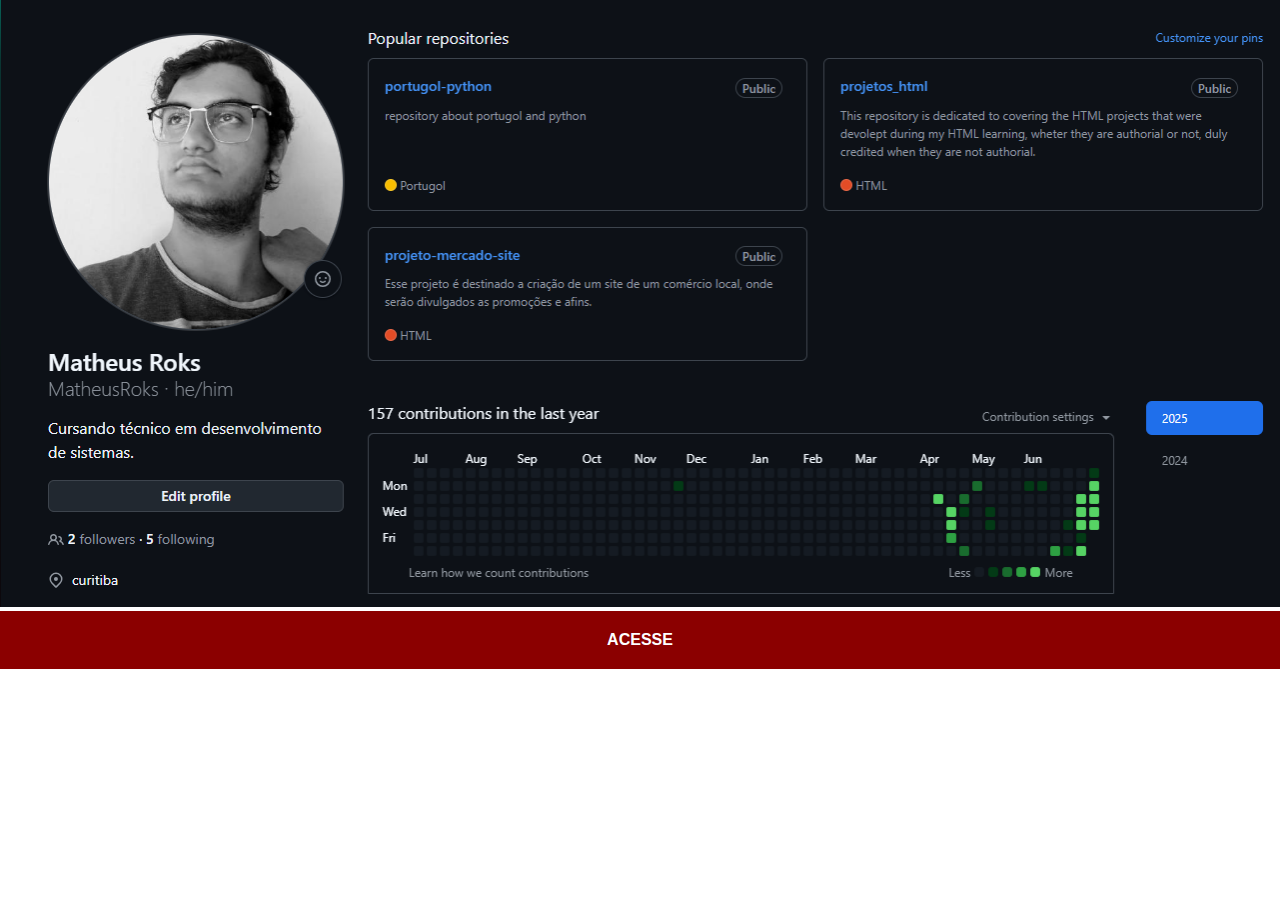
<file: curso_html_guanabara/site_03/github.html>
<!DOCTYPE html>
<html lang="pt-br">
<head>
    <meta charset="UTF-8">
    <meta name="viewport" content="width=device-width, initial-scale=1.0">
    <title>Document</title>
    <link rel="stylesheet" href="assets/css/redes.css">


</head>
<body>
    <img src="assets/image/git-hub-matheus.png" alt="">
    <a href="https://github.com/MatheusRoks" target="_blank">ACESSE</a>
    
</body>
</html>
</file>
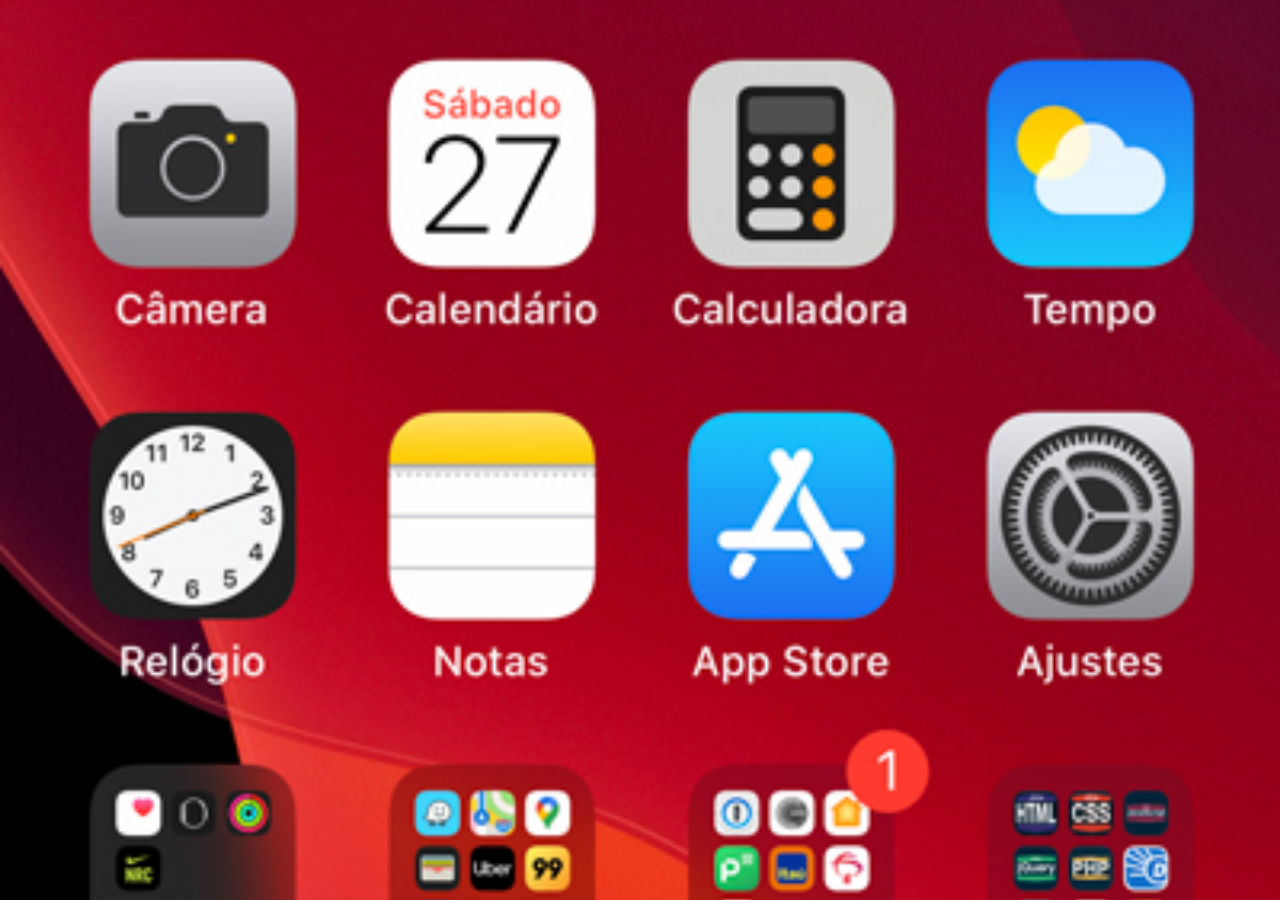
<file: curso_html_guanabara/site_03/home.html>
<!DOCTYPE html>
<html lang="pt-br">
<head>
    <meta charset="UTF-8">
    <meta name="viewport" content="width=device-width, initial-scale=1.0">
    <title>Home</title>
    <style>
        *{
            margin: 0px;
            padding: 0px;
        }
        body{
            background: black url(./assets/image/tela-home.jpg) no-repeat top center;
            background-size: cover;
            width: 100vw;
            height: 100vh;
        }
    </style>
</head>
<body>
    
</body>
</html>
</file>
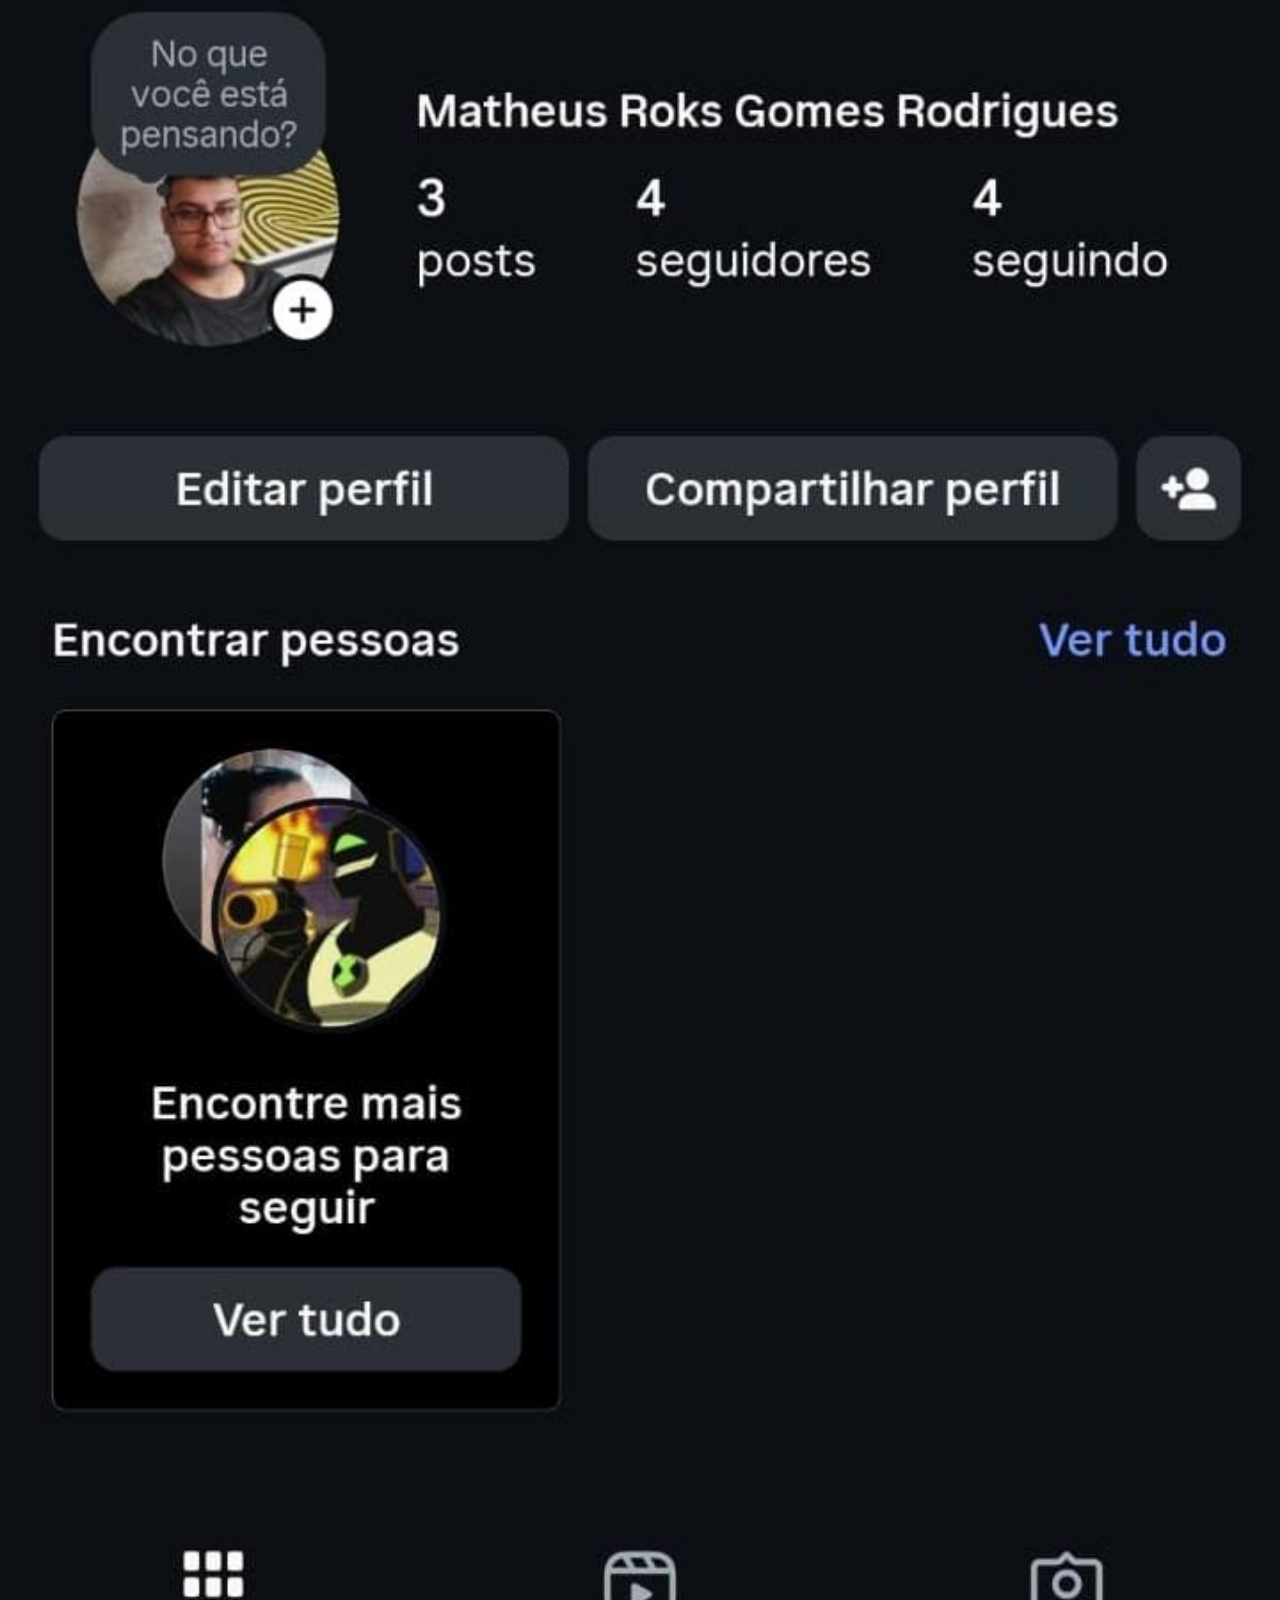
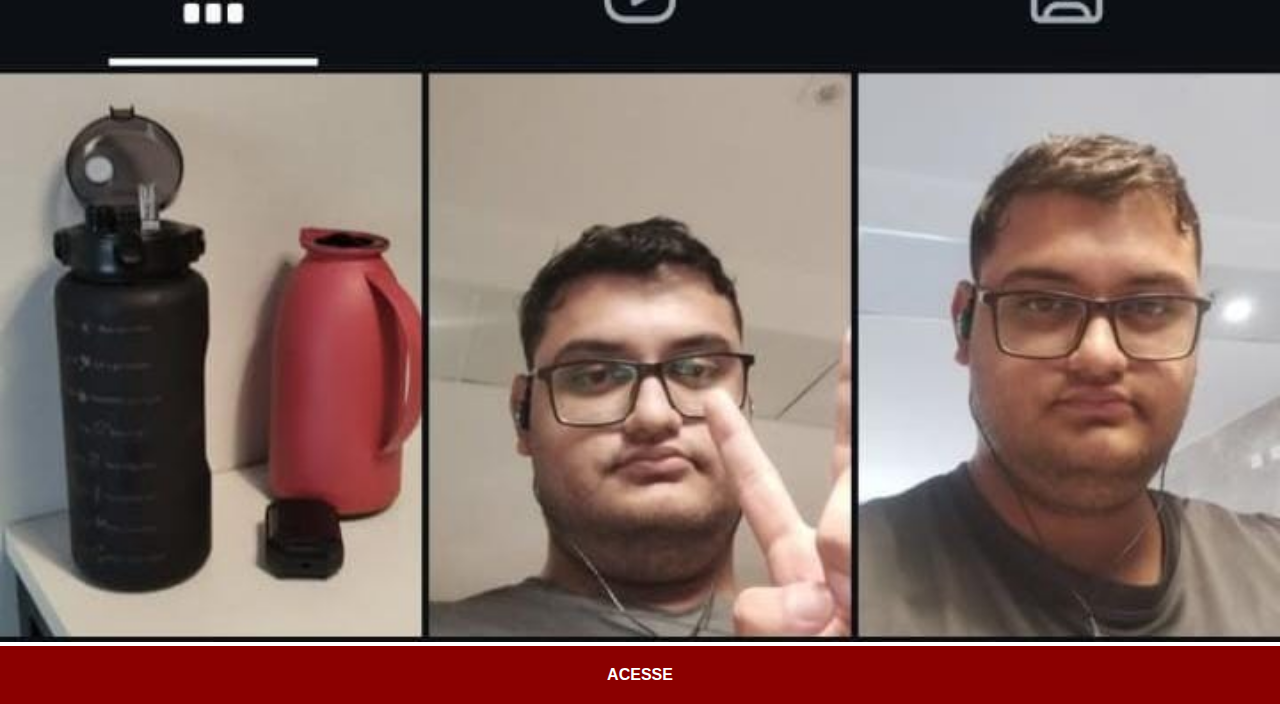
<file: curso_html_guanabara/site_03/instagram.html>
<!DOCTYPE html>
<html lang="pt-br">
<head>
    <meta charset="UTF-8">
    <meta name="viewport" content="width=device-width, initial-scale=1.0">
    <title>Document</title>
    <link rel="stylesheet" href="assets/css/redes.css">
</head>
<body>
    <img src="assets/image/insta-matheus.jpg" alt="">
    <a href="https://www.instagram.com/matheusroksgomes/?utm_source=qr&igsh=MWJhMWZuMGpreGkxbQ%3D%3D" target="_blank">ACESSE</a>
    
</body>
</html>
</file>
<file: curso_html_guanabara/site_01/css/estilo.css>
@charset "UTF-8";
</file>
<file: curso_html_guanabara/site_02/css/style.css>
@charset "UTF-8";

:root{
    --cor1:black;
    --cor2:white;

}

*{
    margin: 0;
    padding: 0;
    
}

body{
    background-color: var(--cor1);
    height: 98vh;

}

header{
    background-color: var(--cor1);
    height: 100px;
    padding: 20px;
}

main{
    background-color: var(--cor2);
}

footer{
    background-color: var(--cor1);
    height: 10px;
    padding: 5px;
}

h1{
    color: var(--cor2);
    font-size: 30px;
    text-align: center;
    font-family: Arial, Helvetica, sans-serif;
    font-weight: bold;
    padding: 10px;
}
</file>
<file: curso_html_guanabara/site_03/assets/css/style.css>
@charset "UTF-8";

*{
    margin: 0px;
    padding: 0px;
    font-family: Arial, Helvetica, sans-serif;
}

body{
    background: url(../image/fundo-madeira.jpg) no-repeat center center fixed;
    background-size: cover;
    height: 100vh;
    width: 100vw;
}

main{
    position: relative;
    height: 100vh;
}

.celular{
    position: absolute;
    top: 50%;
    left: 50%;
    transform: translate(-50%, -50%);
    width: 250px;
    height: 500px;
    background: url(../image/frame-iphone.png) no-repeat center center fixed;
    background-size: cover;
}
</file>
<file: curso_html_guanabara/site_04/assets/css/all.css>
@charset "UTF-8";

/* configurações gerais e mobile first */

*{
    padding: 0;
    margin: 0;
    font-family: Arial, Helvetica, sans-serif;
}

html{
    background: gray;
    height: 100vh;
    width: 100vw;
}

header{
    background-color: rgb(90, 90, 90);
}

main{
    width: 90vw;
    background-color: white;
    margin: auto;
    padding: 20px;
}

footer{
    background-color: rgb(90, 90, 90);
    padding: 20px;
    color: white;
    text-align: center;
}

.h1_header{
    text-align: center;
    color: white;
    font-weight: bold;
    padding: 10px;
}

#icone{
    background-color: rgb(44, 44, 44);
    display: block;
    text-align: center;
    color: white;
    cursor: pointer;
    padding: 10px;
}

nav{
    display: none;
}

.menu-aberto{
    display: block;
}

a{
    text-decoration: none;
    display: block;
    color: white;
    background-color: rgb(44, 44, 44);
    text-align: center;
    padding: 10px;
    border-top: gray 1px solid;
}
h1{
    padding: 10px;
}

.p_main{
    padding: 10px;
    text-align: justify;
    text-indent: 20px;
}
</file>
<file: curso_html_guanabara/site_04/assets/css/especificos.css>
@charset "UTF-8";

/* css para cada uma das mídias */
@media print{
    *{
        font-family: 'Times New Roman', Times, serif;
        color: black;
        line-height: 1.5;
    }
    nav{
        display: none;
    }
    #icone{
        display: none;
    }
    .h1_header, footer{
        color: black;
    }
    main::after{
        content: " - Página impressa no site curso HTML projetos";
    }
}

@media screen and (min-width: 768px) and (max-width: 1199px){
    nav{
        display: block;;
    }
    #icone{
        display: none;
    }
    a{
        border-radius: 5px;
    }
    li{
        display: inline-block;

    }
}

@media screen and (min-width: 1200px){
    nav{
        display: block;
    }
    #icone{
        display: none;
    }
    a{
        border-radius: 5px;
    }
    li{
        display: inline-block;
    }
    main{
        max-width: 1000px;
        font-size: 2vw;
    }
}
</file>
<file: curso_html_guanabara/site_05/assets/css/mobile_first.css>
@charset "UTF-8";
/* configurações para dispositivos móveis */

*{
    margin: 0;
    padding: 0;
    box-sizing: border-box;
    font-family: Arial, Helvetica, sans-serif;
}
body, html{
    width: 100vw;
    height: 100vh;
    background-color: #5f2c82;
}
main{
    width: 100vw;
    height: 100vh;
    margin: auto;
    position: relative;
}

section{
    position: absolute;
    top: 50% ;
    left: 50%;
    transform: translate(-50%, -50%);
    width: 270px;
    height: 500px;
    background-color: white;
    border-radius: 20px;
    box-shadow: 0 0 10px rgba(0, 0, 0, 0.5);
    transition: width 0.3s, height 0.3s;
}

h1{
    font-weight: bold;
    text-align: center;
    padding: 10px;
}

p{
    font-weight: bold;
    padding: 10px;
    text-align: center;
}

.imagem-main{
    display: block;
    height: 150px;
    background: #5f2c82  url(../image/fundo_redimensionado.jpg) no-repeat center center;
    background-size: cover;
    border-radius: 20px 20px 0 0;
}

input[type=submit]{
    font-size: 1em;
    display: block;
    width: 90%;
    margin: 0 auto;
    padding: 10px;
    background-color: #49a09d;
    color: white;
    margin-top: 10px;
    box-shadow: 1px 1px 5px rgba(0, 0, 0, 0.3);
    border: none;
    border-radius: 5px;
    cursor: pointer;
}

label{
    display:none;
}

input[type=submit]:hover{
    background-color: #3b7a7a;
}

a{
    display: block;
    text-align: center;
    color: #49a09d;
    text-decoration: none;
    padding: 10px;

}

a:hover{
    color: #3b7a7a;
}   

#email{
    font-size: 0.8em;
}
</file>
<file: curso_html_guanabara/site_05/assets/css/others.css>
@charset "UTF-8";
/* configurações para as demais midias */

@media screen and (min-width: 768px) and (max-width: 991px) {
   
}

@media screen and (min-width: 992px){
   
}
</file>
<file: curso_html_guanabara/site_06/assets/css/style.css>
@charset "UTF-8";

/* configurações gerais das css*/
/* minhas classes seguem a seguinte base = nome-da-função + local Ou sua função. ex: o h1 do header que é um "filho" da div em que ele está, possui a classe .h1-item, pois é um item que está dentro do container */

/* aqui estão os parametros gerais que irei usar. */
:root{
    --cor-01: black;
    --cor-02: white;
    --cor-03: gray;
}

/* configurações gerais do html */
*{
    margin: 0px;
    padding: 0px;
    box-sizing: border-box;
}

/* configuração do body */
body{
    /* configurações de estilo */
    background: var(--cor-03) url(../image/fundo-teste.jpg) no-repeat center center fixed;
    background-size: cover;
    /* configurações "tecnicas" */
    height: 100vh;
    width: 100%;
    font-family: Arial, Helvetica, sans-serif;
}

/* header e as configurações dos elementos dentro do header */
header{
    /* configuração de estilo */
    background-color: rgba(128, 128, 128, 0.534);
    /* configurações tecnicas */
    width: 100%;
}

/* container */
.container{
    /* configurações de estilo */
    
    /* configurações técnicas */
    display: flex;
    flex-flow: column wrap;
    justify-content: space-between;

    padding:10px;

}

/* confiurações do container dentro do container */
.ul-container{
    /* configurações de estilo */

    /* configurações tecnicas */
    display: flex;
    flex-flow: column nowrap;
    gap: 5px;

}

.h1-item{
    /* configurações de estilo */

    /* configurações tecnicas */
    text-align: center;
    padding-right: 10px;

}

.li-item{
    /* configurações de estilo */
    border: 1px solid black;
    background-color: lightgrey;
    border-radius: 5px;
    box-shadow: 1px 1px 1px rgba(0, 0, 0, 0.322);
    /* configurações tecnicas */
    text-align: center;
    padding: 10px;
    flex: 0 1 auto;

}

.li-item:hover{
    /* configurações de estilo */
    background-color: rgb(136, 136, 136);
    cursor: pointer;
    /* configurações tecnicas */
}

.li-item:active{
    /* configurações de estilo */
        background-color: rgb(252, 252, 252);
        cursor: pointer;
    /* configurações tecnicas */
}
/* main e as configurações dos elementos dentro do main */
/* main{
     vazio 
}*/
/* container */
.section-container{
    /* configurações de estilo */
    background-color: rgba(255, 255, 255, 0.452);
    border-radius: 10px;
    box-shadow: 5px 5px 5px rgba(0, 0, 0, 0.377);

    /* configurações tecnicas */
    display: flex;
    height: 90vh;
    width: 90vw;
    max-width: 900px;
    flex-flow: column nowrap;

    margin: auto;
    margin-top: 10px;
    margin-bottom: 10px;

    padding: 10px;
}

.h1-main{
    /* configurações de estilo */

    /* configurações tecnicas */
    text-align: center;
    font-size: 2em;
    padding: 10px;
}

.p-main{
    /* configurações de estilo */

    /* configurações tecnicas */
    text-align: justify;
    font-size: 1em;
    text-indent: 20px;
    padding: 10px;

}

/* footer e as configurações dentro do footer */

footer{
    /* configuração de estilo */
    background-color: rgba(128, 128, 128, 0.534);

    /* configurações tecnicas */
    width: 100%;
}

.p-footer{
    /* configurações de estilo */

    /* configurações tecnicas */
    text-align: center;
    padding: 10px;
}
</file>
<file: curso_html_guanabara/site_07/assets/css/style.css>
@charset "UTF-8";
/* configuração geral do nosso site */

*{
    margin: 0px;
    padding: 0px;
    box-sizing: border-box;
    text-decoration: none;
}

html, body{
    /* configurações de estilo */
    background: black url(../image/fundo-taro.jpg) no-repeat center center fixed;
    background-size: cover;
    font-family: Arial, Helvetica, sans-serif;

    /* configurações tecnicas */
    width: 100%;
    height: 100vh;
}

/* configuração do header e os demais elementos que o compoee */
header{
    /* configuração de estilo */
    background-color: rgba(128, 128, 128, 0.521);
    /* configurações tecnicas */
    width: 100%;
    min-height: 100px;
}

.menu-container{
    /* configuração de estilo */
    /* configurações tecnicas */
    display: flex;
    flex-flow: row nowrap;
    justify-content: space-between;
    height: 120px;
}

.header-container{
    /* configuração de estilo */

    /* configurações tecnicas */
    display: flex;
    justify-content: center;
    align-items: center;
}

.h1-header{
    /* configuração de estilo */

    /* configurações tecnicas */
    font-size: 3em;
}

.redes-container{
    /* configuração de estilo */
    /* configurações tecnicas */
    display: flex;
    flex-flow: row nowrap;
    justify-content: flex-end;

}

.ul-redes-container{
    /* configuração de estilo */
    /* configurações tecnicas */
    display: flex;
    flex-flow: row nowrap;
    align-items: flex-end;
    justify-content: space-between;
}

.li-redes{
    /* configuração de estilo */

    /* configurações tecnicas */
    padding: 0 10px;
}

#ul-container{
    /* configuração de estilo */
    text-decoration: none;
    /* configurações tecnicas */
    display: flex;
    flex-flow: column nowrap;
    background-color: red;
    width: 110px;
}

#icone{
    /* configuraçõs de estilo */
    font-size: 2em;
    /* configurações tecnicas */
    cursor: pointer;
    padding: 10px 0px 0px 10px;
    text-align: left;
}

#icone:hover{
    /* configuraçõs de estilo */
    color: white;
    /* configurações tecnicas */
    transition: 0.5s;
}

nav{
    display: none;
}

.menu-aberto{
    display: block;
}

ul{
    /* configuração de estilo */

    /* configurações tecnicas */
    padding: 0 0 10px 10px
}

li{
    /* configuração de estilo */
    text-decoration: none;
    display: block;
    /* configurações tecnicas */
}

a{
    /* configuração de estilo */
    text-decoration: none;
    background-color: gray;
    color: black;
    border-radius: 10px;

   
    /* configurações tecnicas */
    padding: 10px;
    display: block;
    max-width: 90px;
    margin-top: 5px;
    
}

a:hover{
    /* configurações de estilo */
    background-color: rgb(160, 160, 160);
    /* configuraçõess tecnicas */
}

#itens{
    align-self: flex-start;
}



/* configuração do main e os demais elementos que o compoe */
main{
    /* configurações de estilo */
    background-color: rgba(211, 211, 211, 0.589);
    box-shadow: 10px 10px 10px rgba(0, 0, 0, 0.37);

    /* configurações tecnicas */
    width: 90%;
    margin: auto;
    margin-top: 10px;
    margin-bottom: 10px;
    border-radius: 20px;
}

.div-01-main{
    /* configuração de estilo */
    /* configurações tecnicas */
    display: flex;
    flex-flow: column nowrap
}

.section-01-main{
    /* configuração de estilo */
    /* configurações tecnicas */
    display: flex;
    flex-flow: row nowrap;
}
.div-02-main{
    /* configuração de estilo */
    /* configurações tecnicas */
    display: flex;
    flex-flow: column nowrap
}
.section-02-main{
    /* configuração de estilo */
    /* configurações tecnicas */
    display: flex;
    flex-flow: row nowrap;
}
.div-03-main{
    /* configuração de estilo */
    /* configurações tecnicas */
    display: flex;
    flex-flow: column nowrap
}
.section-03-main{
    /* configuração de estilo */
    /* configurações tecnicas */
    display: flex;
    flex-flow: row nowrap;
}

/* configuração do footer e dos demais elementos que o compoe */
footer{
    /* configuração de estilo */
    background-color: rgba(128, 128, 128, 0.521);
    /* configurações tecnicas */
    width: 100%;
}
</file>
<file: curso_html_guanabara/site_03/assets/css/redes.css>
@charset "UTF-8";

*{
    margin: 0px;
    padding: 0px;
    font-family: Arial, Helvetica, sans-serif;
}
::-webkit-scrollbar{
    width: 0px;
    height: 0px;
}

img{
    width: 100vw;
}
a{
    display: block;
    background-color: darkred;
    color: white;
    font-weight: bold;
    padding: 20px;
    text-align: center;
    text-decoration: none;
}
    a:hover{
    background-color: red;
}
</file>
